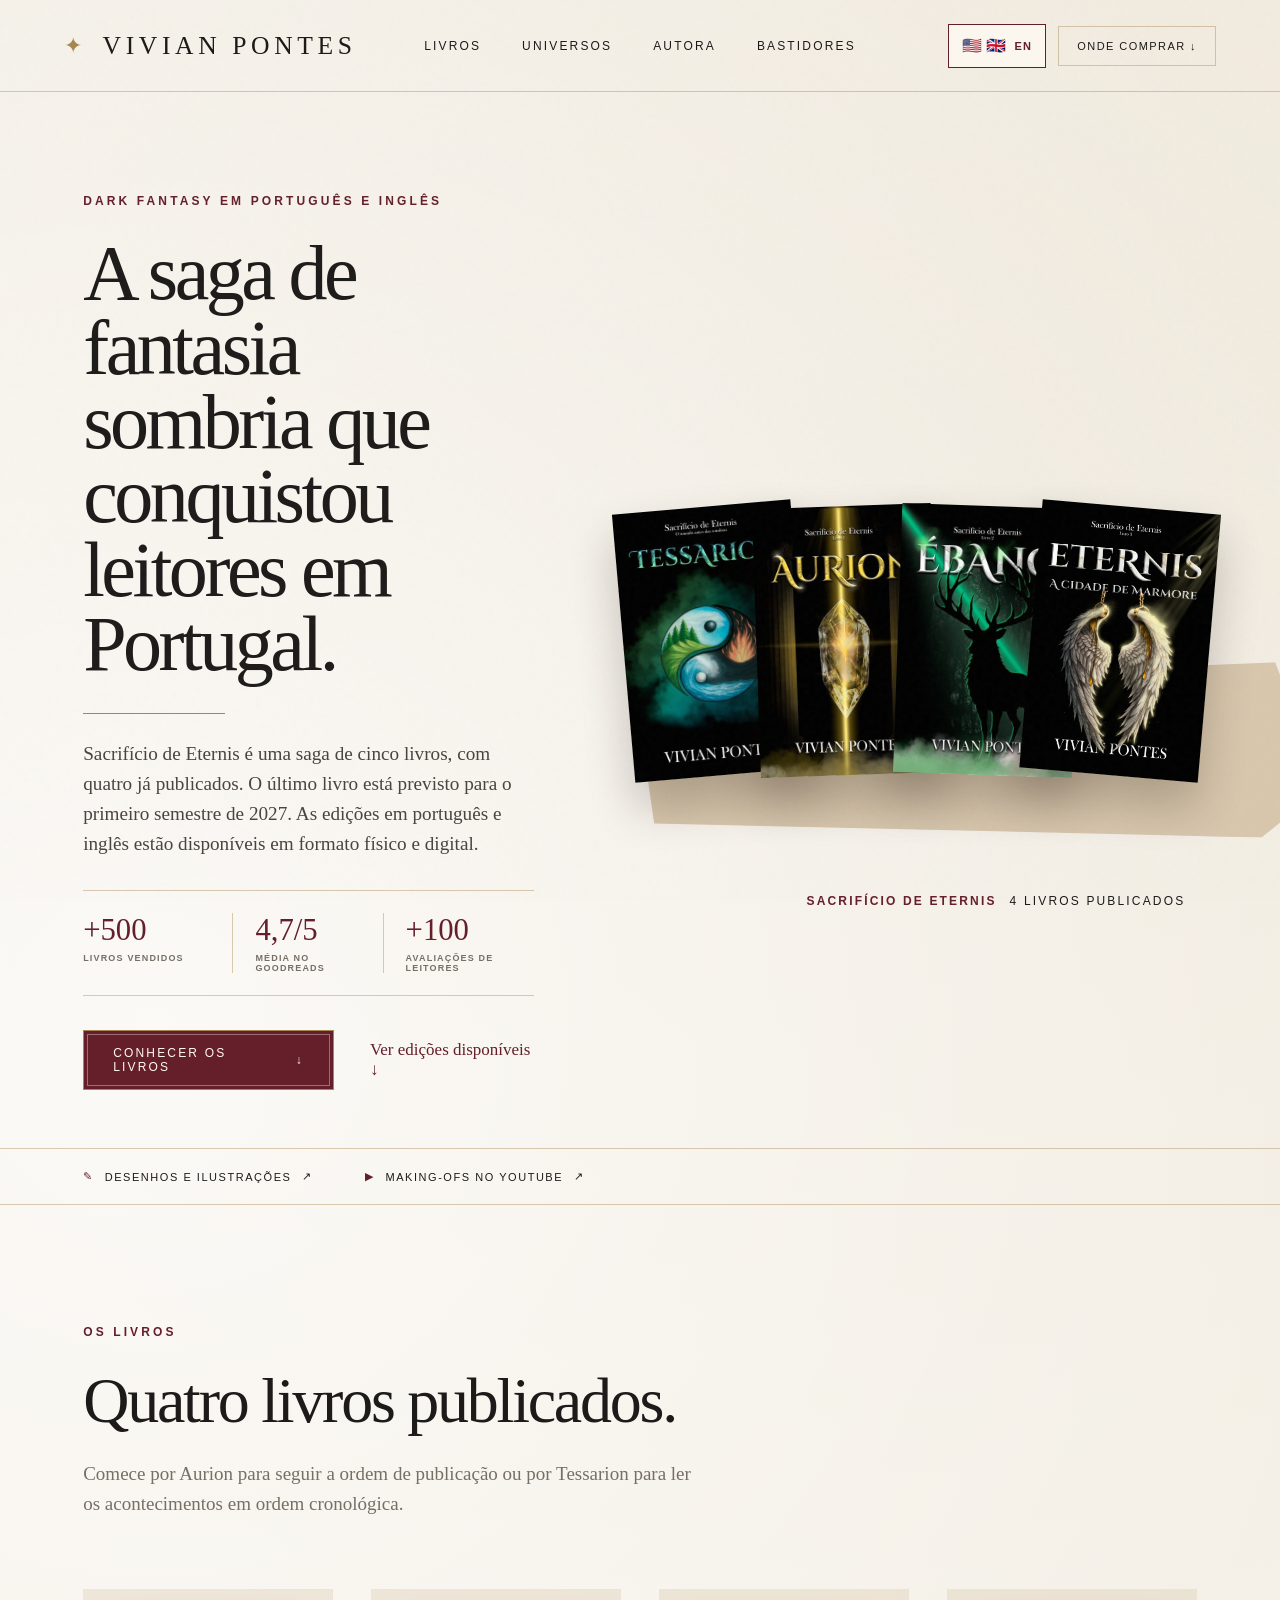
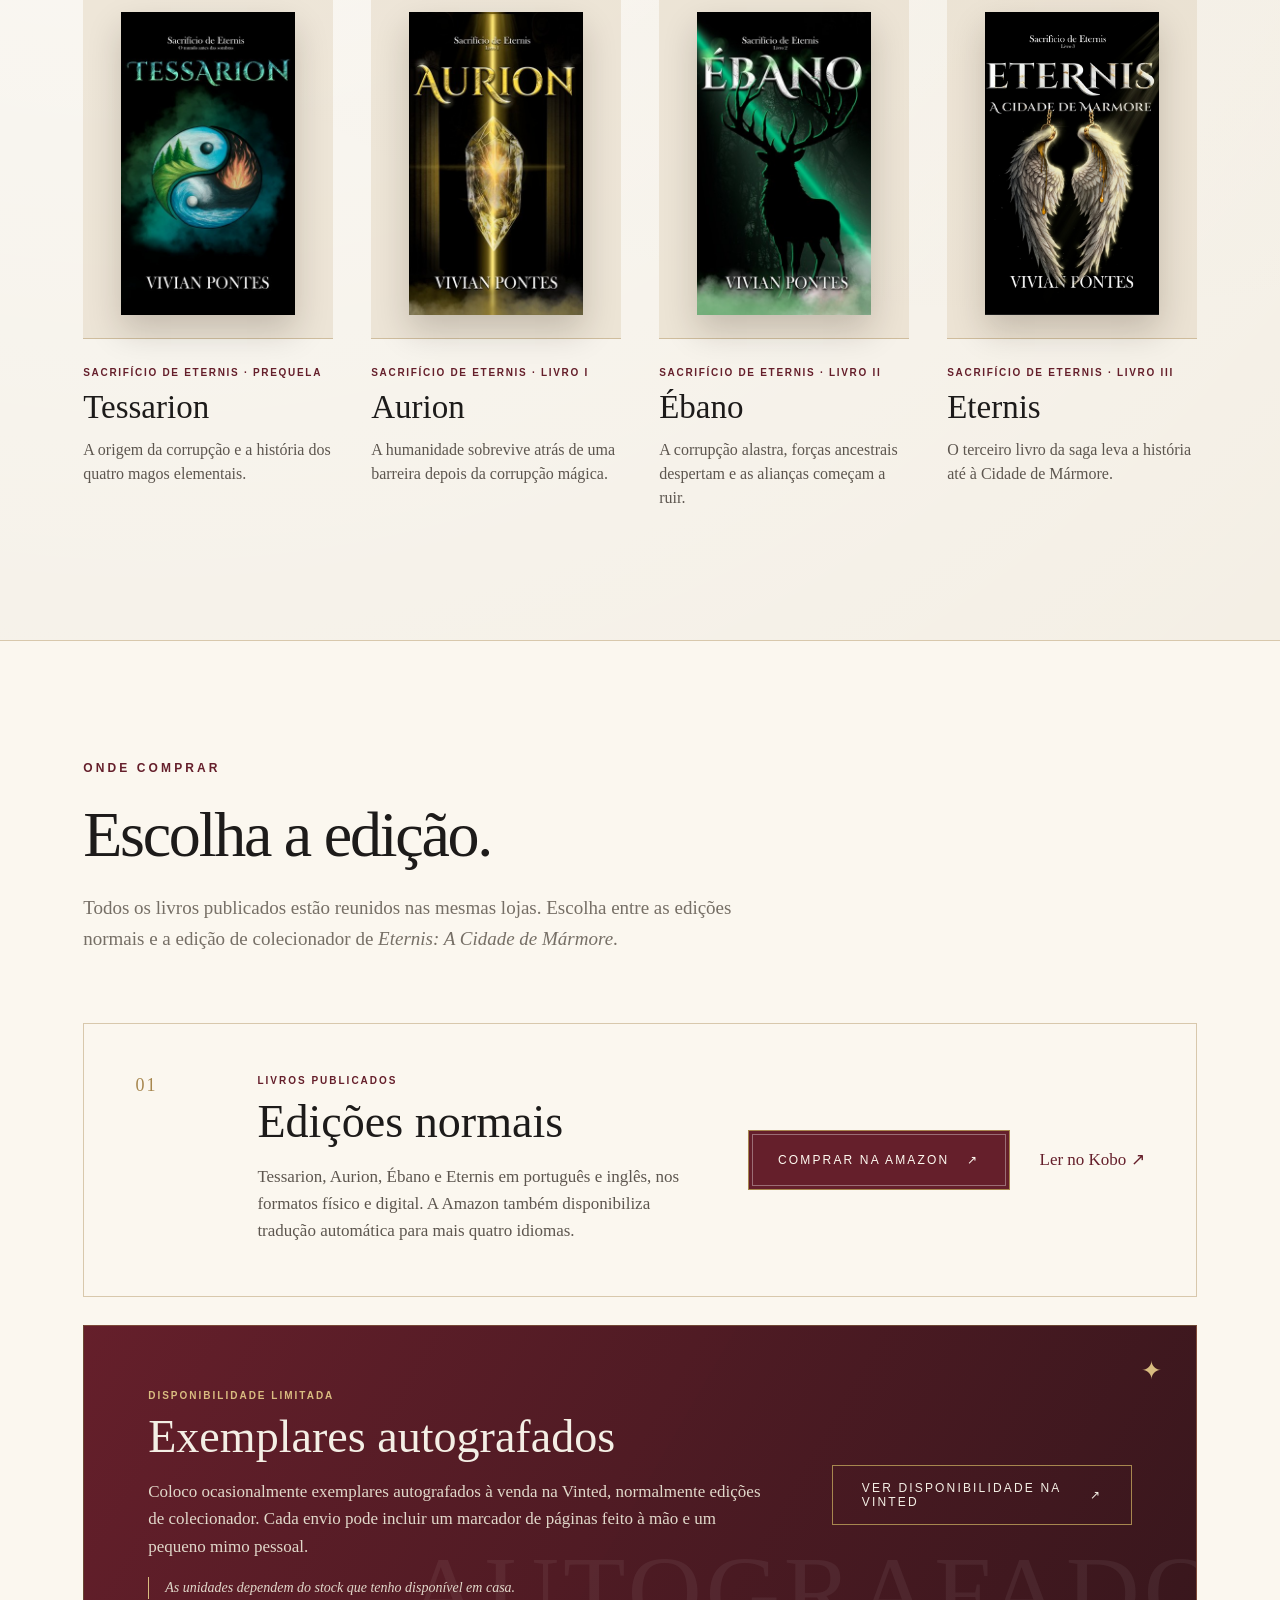
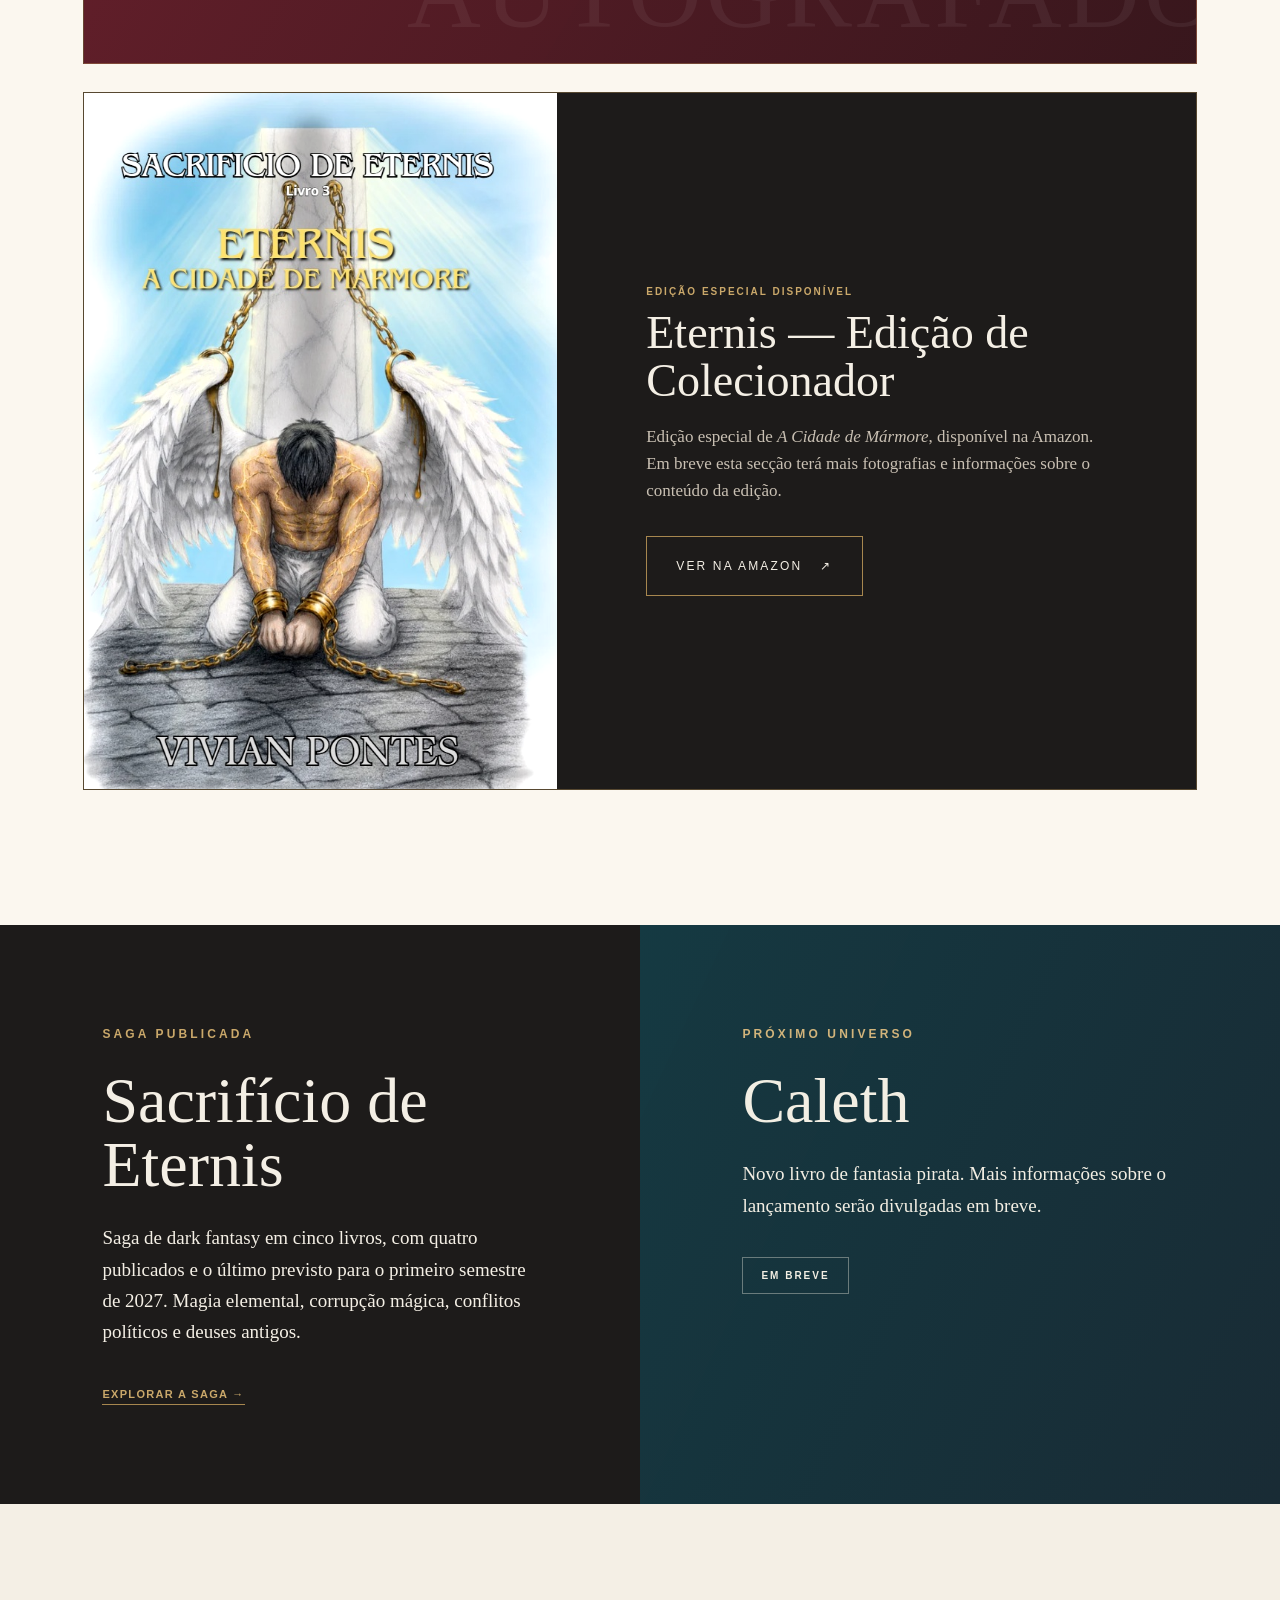
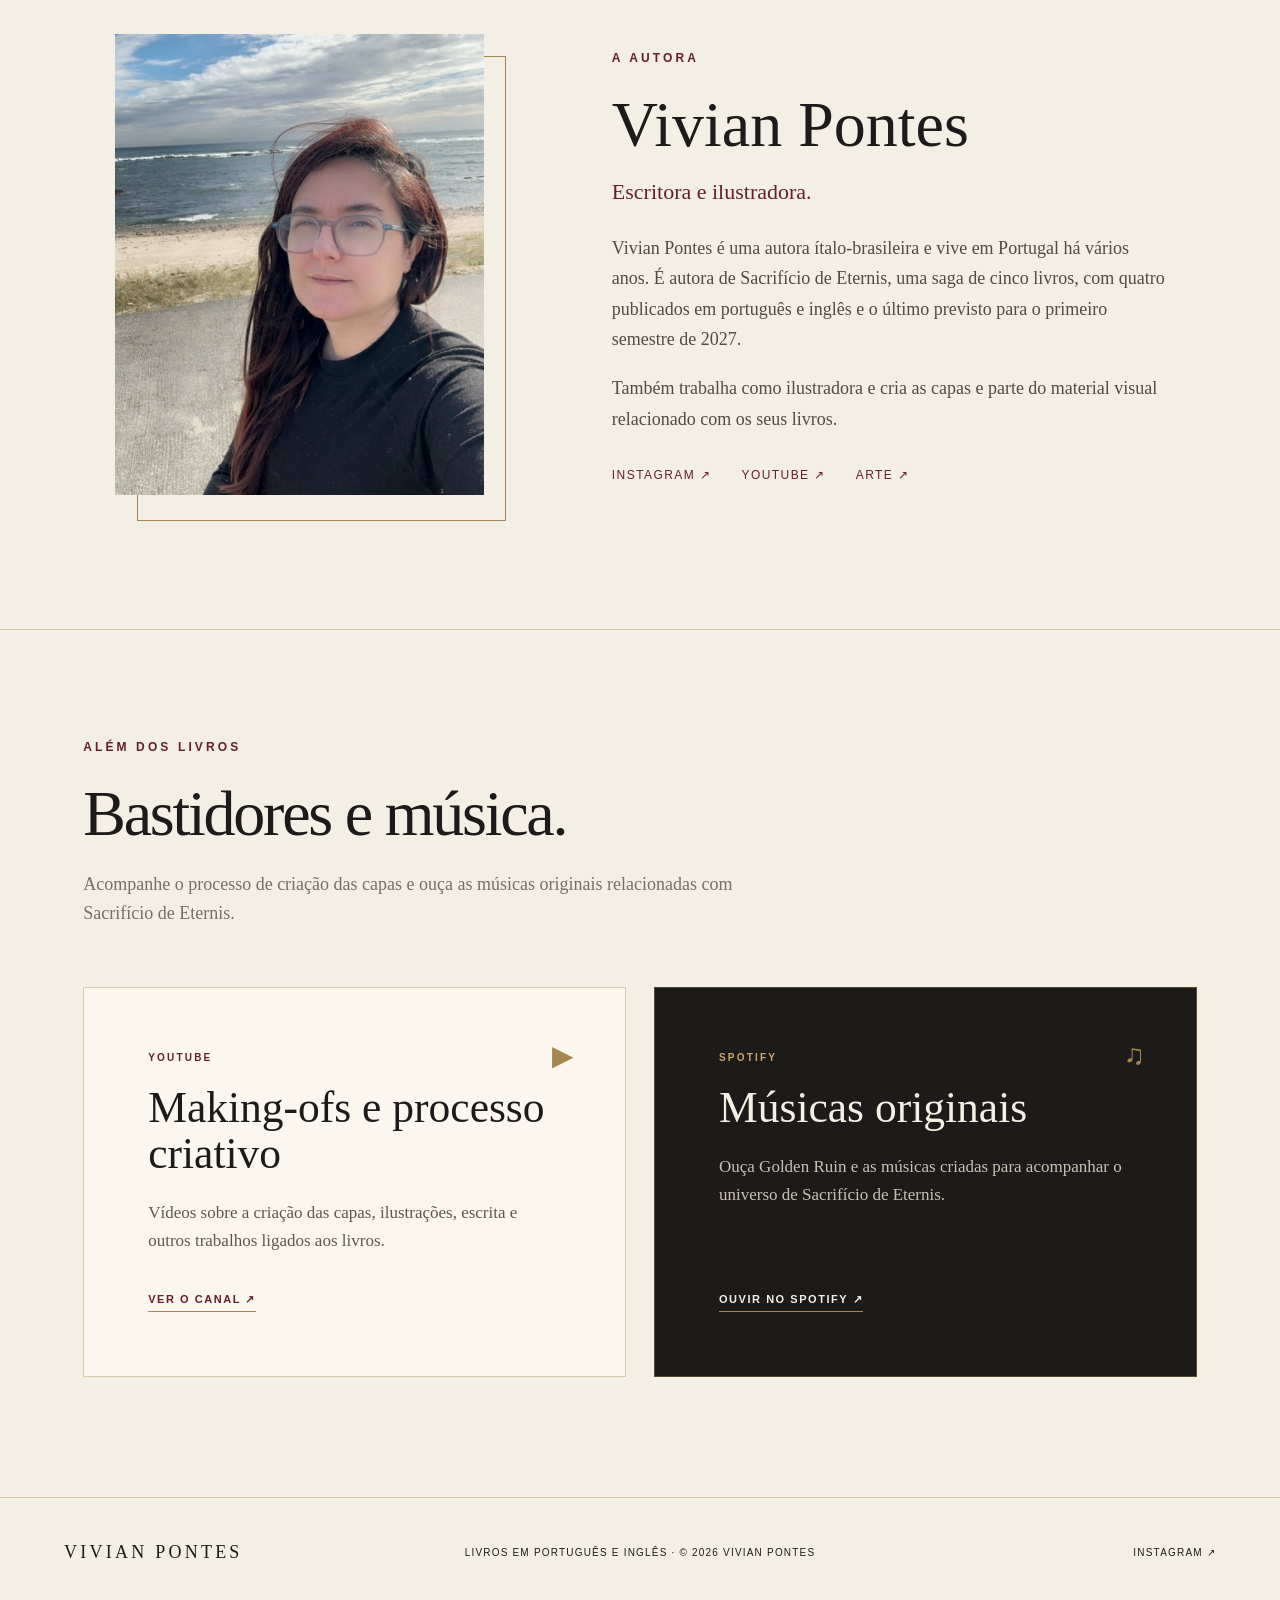
<file: index.html>
<!doctype html>
<html lang="pt">
  <head>
    <meta charset="utf-8">
    <meta name="viewport" content="width=device-width, initial-scale=1">
    <meta name="theme-color" content="#f4efe5">
    <meta name="description" content="Site oficial de Vivian Pontes, autora da saga Sacrifício de Eternis. Livros em português e inglês.">
    <meta property="og:title" content="Vivian Pontes — Escritora de Fantasia">
    <meta property="og:description" content="Sacrifício de Eternis: quatro livros publicados em português e inglês.">
    <meta property="og:type" content="website">
    <meta property="og:url" content="https://vivianpontes.eu/">
    <link rel="alternate" hreflang="pt" href="https://vivianpontes.eu/">
    <link rel="alternate" hreflang="en" href="https://vivianpontes.eu/en/">
    <link rel="alternate" hreflang="x-default" href="https://vivianpontes.eu/">
    <title>Vivian Pontes — Escritora de Fantasia</title>
    <link rel="stylesheet" href="style.css">
  </head>
  <body><link rel="preload" as="image" href="assets/tessarion-cover-pt.jpg"/><link rel="preload" as="image" href="assets/aurion-cover-pt.jpg"/><link rel="preload" as="image" href="assets/ebano-cover-pt.jpg"/><link rel="preload" as="image" href="assets/eternis-cidade-marmore-pt.jpg"/><link rel="preload" as="image" href="assets/Eternis_colecionador.jpg"/><link rel="preload" as="image" href="assets/foto-vivian.jpg"/><main><header class="site-header"><a class="brand" href="#inicio" aria-label="Vivian Pontes — início"><span class="brand-mark" aria-hidden="true">✦</span><span>Vivian Pontes</span></a><nav aria-label="Navegação principal"><a href="#livros">Livros</a><a href="#universos">Universos</a><a href="#autora">Autora</a><a href="#bastidores">Bastidores</a></nav><div class="header-actions"><a class="language-switch" href="en/index.html" lang="en" hreflang="en" aria-label="View this site in English"><span class="flags" aria-hidden="true">🇺🇸 🇬🇧</span><span>EN</span></a><a class="header-cta" href="#comprar">Onde comprar <span aria-hidden="true">↓</span></a></div></header><section class="hero" id="inicio"><div class="hero-copy"><p class="eyebrow">Dark fantasy em português e inglês</p><h1>A saga de fantasia sombria que conquistou leitores em Portugal.</h1><p class="hero-text">Sacrifício de Eternis é uma saga de cinco livros, com quatro já publicados. O último livro está previsto para o primeiro semestre de 2027. As edições em português e inglês estão disponíveis em formato físico e digital.</p><div class="hero-stats" aria-label="Resultados da saga Sacrifício de Eternis"><div><strong>+500</strong><span>livros vendidos</span></div><div><strong>4,7/5</strong><span>média no Goodreads</span></div><div><strong>+100</strong><span>avaliações de leitores</span></div></div><div class="hero-actions"><a class="button button-primary" href="#livros">Conhecer os livros <span aria-hidden="true">↓</span></a><a class="text-link" href="#comprar">Ver edições disponíveis <span aria-hidden="true">↓</span></a></div></div><div class="hero-books" aria-label="Os quatro livros publicados da saga Sacrifício de Eternis"><img class="hero-cover cover-1" src="assets/tessarion-cover-pt.jpg" alt="Capa de Tessarion"/><img class="hero-cover cover-2" src="assets/aurion-cover-pt.jpg" alt="Capa de Aurion"/><img class="hero-cover cover-3" src="assets/ebano-cover-pt.jpg" alt="Capa de Ébano"/><img class="hero-cover cover-4" src="assets/eternis-cidade-marmore-pt.jpg" alt="Capa de Eternis"/><p><strong>Sacrifício de Eternis</strong><span>4 livros publicados</span></p></div></section><section class="quiet-links" id="bastidores" aria-label="Outros trabalhos"><a href="https://www.artmajeur.com/vivian-pontes" target="_blank" rel="noreferrer"><span aria-hidden="true">✎</span> Desenhos e ilustrações <span aria-hidden="true">↗</span></a><a href="https://www.youtube.com/@MinaNerd" target="_blank" rel="noreferrer"><span aria-hidden="true">▶</span> Making-ofs no YouTube <span aria-hidden="true">↗</span></a></section><section class="books-section" id="livros"><div class="section-heading"><p class="eyebrow">Os livros</p><h2>Quatro livros publicados.</h2><p>Comece por Aurion para seguir a ordem de publicação ou por Tessarion para ler os acontecimentos em ordem cronológica.</p></div><div class="book-grid"><article class="book-card"><div class="book-image-wrap"><img src="assets/tessarion-cover-pt.jpg" alt="Capa de Tessarion, de Vivian Pontes"/></div><p class="book-meta">Sacrifício de Eternis · Prequela</p><h3>Tessarion</h3><p>A origem da corrupção e a história dos quatro magos elementais.</p></article><article class="book-card"><div class="book-image-wrap"><img src="assets/aurion-cover-pt.jpg" alt="Capa de Aurion, de Vivian Pontes"/></div><p class="book-meta">Sacrifício de Eternis · Livro I</p><h3>Aurion</h3><p>A humanidade sobrevive atrás de uma barreira depois da corrupção mágica.</p></article><article class="book-card"><div class="book-image-wrap"><img src="assets/ebano-cover-pt.jpg" alt="Capa de Ébano, de Vivian Pontes"/></div><p class="book-meta">Sacrifício de Eternis · Livro II</p><h3>Ébano</h3><p>A corrupção alastra, forças ancestrais despertam e as alianças começam a ruir.</p></article><article class="book-card"><div class="book-image-wrap"><img src="assets/eternis-cidade-marmore-pt.jpg" alt="Capa de Eternis, de Vivian Pontes"/></div><p class="book-meta">Sacrifício de Eternis · Livro III</p><h3>Eternis</h3><p>O terceiro livro da saga leva a história até à Cidade de Mármore.</p></article></div></section><section class="purchase-section" id="comprar"><div class="purchase-heading"><p class="eyebrow">Onde comprar</p><h2>Escolha a edição.</h2><p>Todos os livros publicados estão reunidos nas mesmas lojas. Escolha entre as edições normais e a edição de colecionador de<em> Eternis: A Cidade de Mármore</em>.</p></div><div class="edition-list"><article class="edition-card standard-edition"><div class="edition-number" aria-hidden="true">01</div><div class="edition-copy"><p class="edition-label">Livros publicados</p><h3>Edições normais</h3><p>Tessarion, Aurion, Ébano e Eternis em português e inglês, nos formatos físico e digital. A Amazon também disponibiliza tradução automática para mais quatro idiomas.</p></div><div class="edition-actions"><a class="button button-primary" href="https://www.amazon.es/stores/Vivian-Pontes/author/B0F27DY2GL" target="_blank" rel="noreferrer">Comprar na Amazon <span aria-hidden="true">↗</span></a><a class="text-link" href="https://www.kobo.com/pt/pt/series/sacrificio-de-eternis" target="_blank" rel="noreferrer">Ler no Kobo <span aria-hidden="true">↗</span></a></div></article><article class="edition-card signed-edition"><div class="signed-badge" aria-hidden="true">✦</div><div class="edition-copy"><p class="edition-label">Disponibilidade limitada</p><h3>Exemplares autografados</h3><p>Coloco ocasionalmente exemplares autografados à venda na Vinted, normalmente edições de colecionador. Cada envio pode incluir um marcador de páginas feito à mão e um pequeno mimo pessoal.</p><p class="availability-note">As unidades dependem do stock que tenho disponível em casa.</p></div><div class="edition-actions"><a class="button signed-button" href="https://www.vinted.pt/member/315846417" target="_blank" rel="noreferrer">Ver disponibilidade na Vinted <span aria-hidden="true">↗</span></a></div></article><article class="edition-card collector-edition"><div class="collector-image"><img src="assets/Eternis_colecionador.jpg" alt="Eternis: A Cidade de Mármore — edição de colecionador"/></div><div class="edition-copy"><p class="edition-label">Edição especial disponível</p><h3>Eternis — Edição de Colecionador</h3><p>Edição especial de <em>A Cidade de Mármore</em>, disponível na Amazon. Em breve esta secção terá mais fotografias e informações sobre o conteúdo da edição.</p><a class="button collector-button" href="https://www.amazon.es/stores/Vivian-Pontes/author/B0F27DY2GL" target="_blank" rel="noreferrer">Ver na Amazon <span aria-hidden="true">↗</span></a></div></article></div></section><section class="worlds" id="universos"><div class="world eternis-world"><p class="eyebrow">Saga publicada</p><h2>Sacrifício de Eternis</h2><p>Saga de dark fantasy em cinco livros, com quatro publicados e o último previsto para o primeiro semestre de 2027. Magia elemental, corrupção mágica, conflitos políticos e deuses antigos.</p><a href="#livros">Explorar a saga →</a></div><div class="world caleth-world"><p class="eyebrow">Próximo universo</p><h2>Caleth</h2><p>Novo livro de fantasia pirata. Mais informações sobre o lançamento serão divulgadas em breve.</p><span class="coming-soon">Em breve</span></div></section><section class="author-section" id="autora"><div class="author-photo"><img src="assets/foto-vivian.jpg" alt="Vivian Pontes, escritora e ilustradora"/></div><div class="author-copy"><p class="eyebrow">A autora</p><h2>Vivian Pontes</h2><p class="author-lead">Escritora e ilustradora.</p><p>Vivian Pontes é uma autora ítalo-brasileira e vive em Portugal há vários anos. É autora de Sacrifício de Eternis, uma saga de cinco livros, com quatro publicados em português e inglês e o último previsto para o primeiro semestre de 2027.</p><p>Também trabalha como ilustradora e cria as capas e parte do material visual relacionado com os seus livros.</p><div class="social-links"><a href="https://www.instagram.com/vivianmpontes" target="_blank" rel="noreferrer">Instagram ↗</a><a href="https://www.youtube.com/@MinaNerd" target="_blank" rel="noreferrer">YouTube ↗</a><a href="https://www.artmajeur.com/vivian-pontes" target="_blank" rel="noreferrer">Arte ↗</a></div></div></section><section class="media-section"><div class="media-heading"><p class="eyebrow">Além dos livros</p><h2>Bastidores e música.</h2><p>Acompanhe o processo de criação das capas e ouça as músicas originais relacionadas com Sacrifício de Eternis.</p></div><div class="media-grid"><article class="media-card youtube-card"><div class="media-icon" aria-hidden="true">▶</div><p class="media-label">YouTube</p><h3>Making-ofs e processo criativo</h3><p>Vídeos sobre a criação das capas, ilustrações, escrita e outros trabalhos ligados aos livros.</p><a class="media-link" href="https://www.youtube.com/@MinaNerd" target="_blank" rel="noreferrer">Ver o canal <span aria-hidden="true">↗</span></a></article><article class="media-card spotify-card"><div class="media-icon" aria-hidden="true">♫</div><p class="media-label">Spotify</p><h3>Músicas originais</h3><p>Ouça Golden Ruin e as músicas criadas para acompanhar o universo de Sacrifício de Eternis.</p><a class="media-link" href="https://open.spotify.com/artist/1F96AJcofT63MssTz9Qs9Q" target="_blank" rel="noreferrer">Ouvir no Spotify <span aria-hidden="true">↗</span></a></article></div></section><footer><a class="brand footer-brand" href="#inicio">Vivian Pontes</a><p>Livros em português e inglês · © 2026 Vivian Pontes</p><a href="https://www.instagram.com/vivianmpontes" target="_blank" rel="noreferrer">Instagram ↗</a></footer></main></body>
</html>
</file>
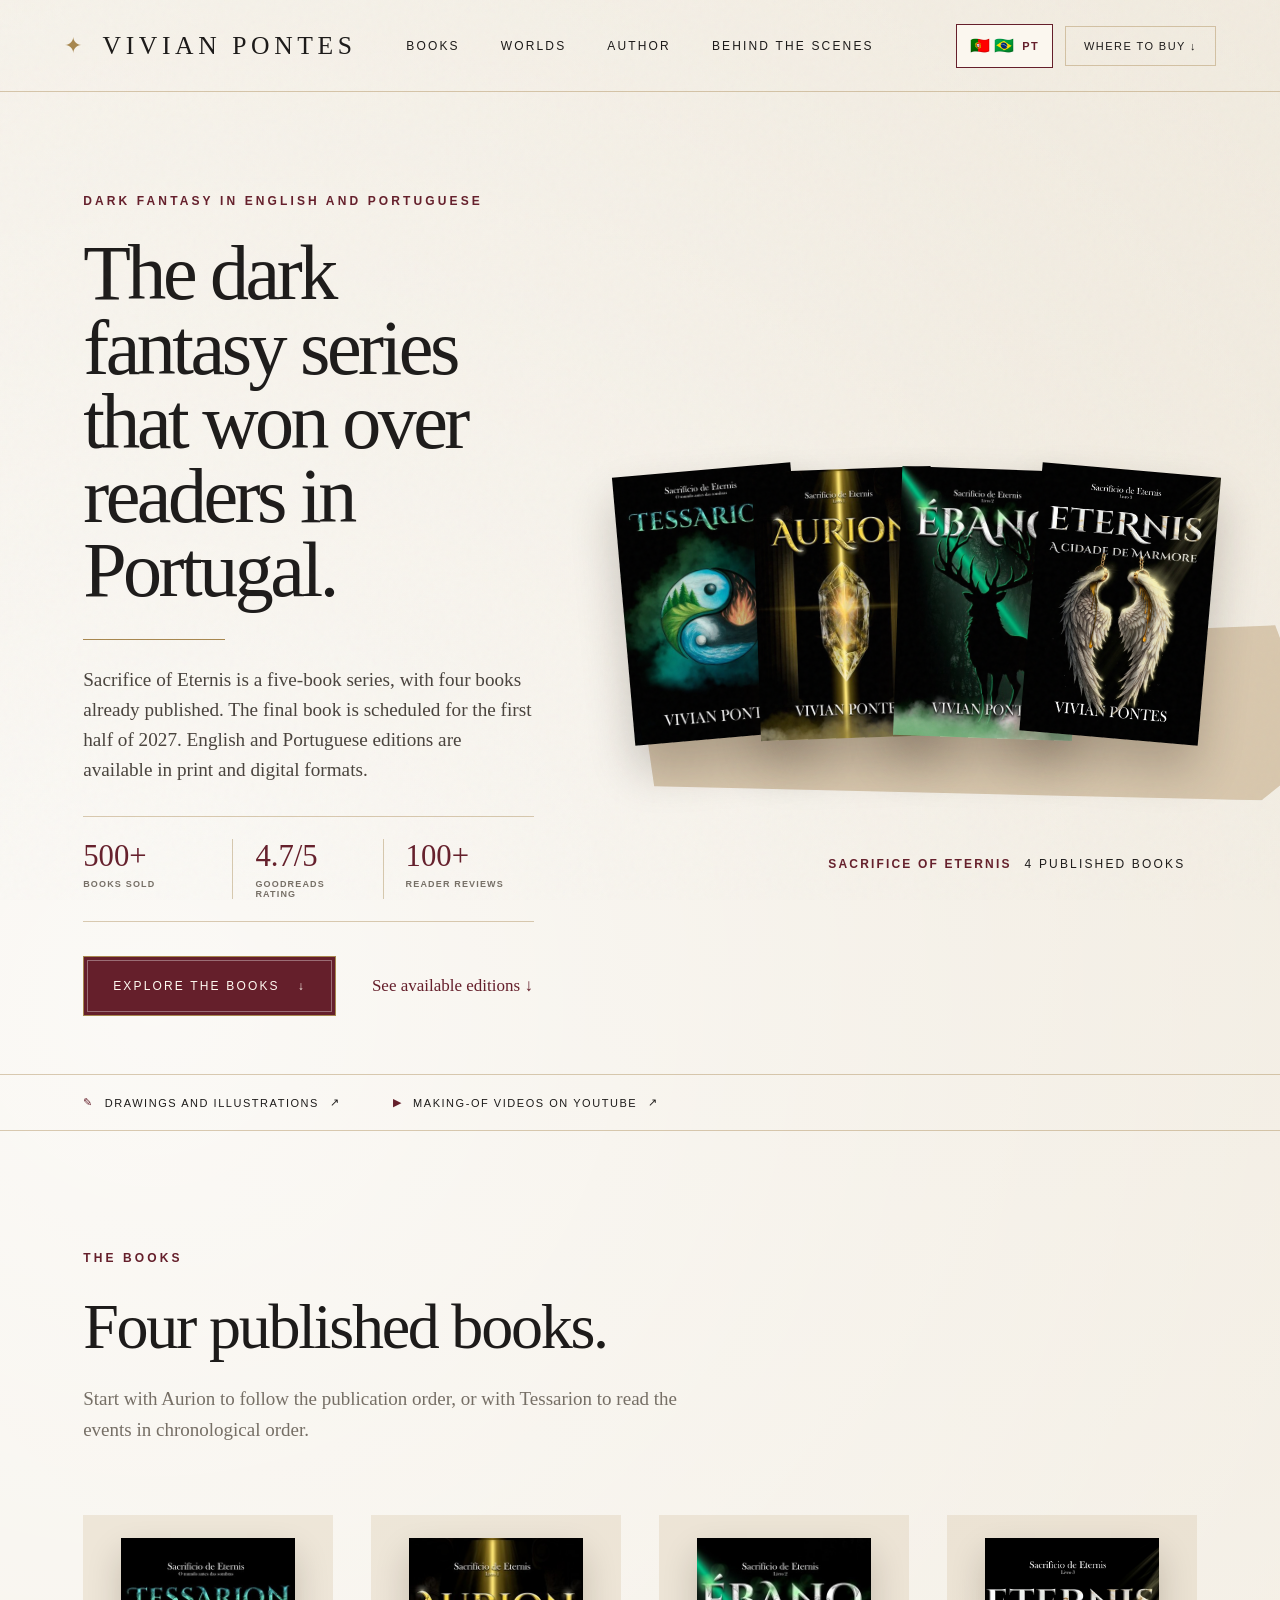
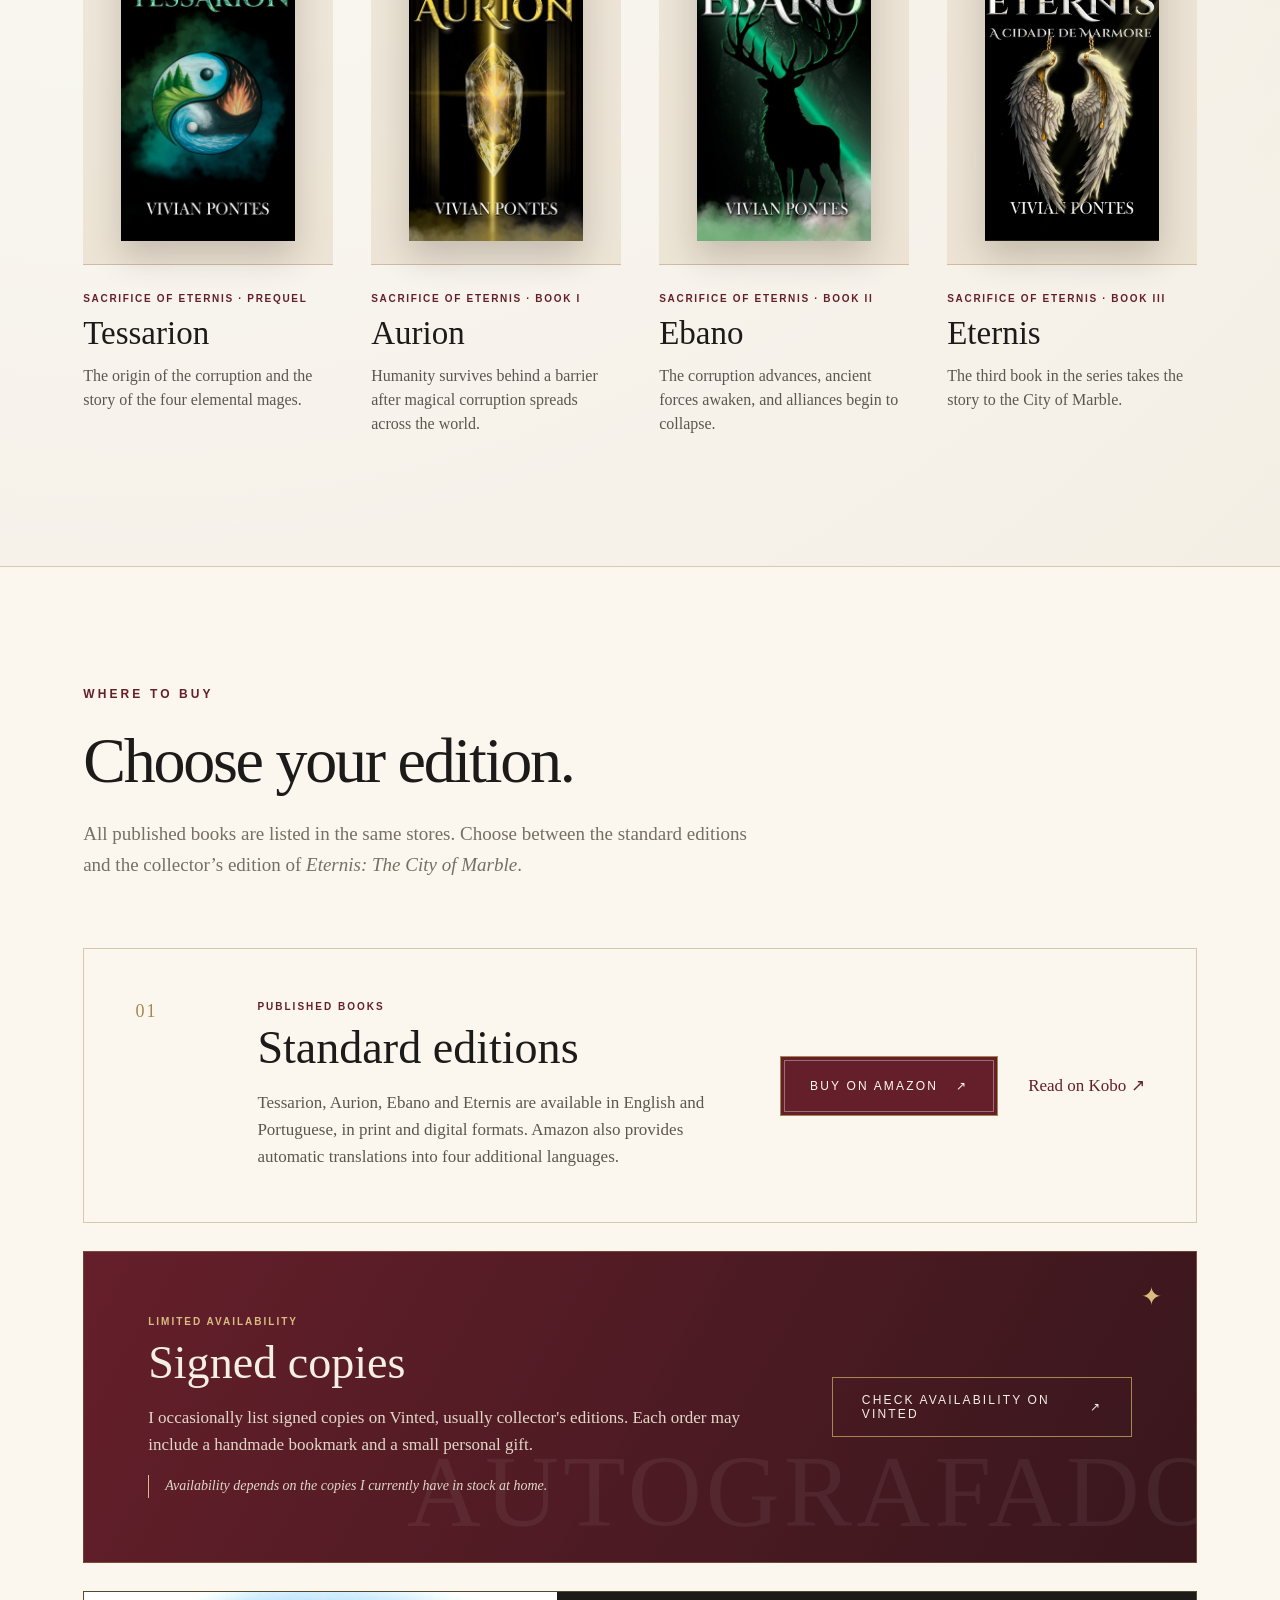
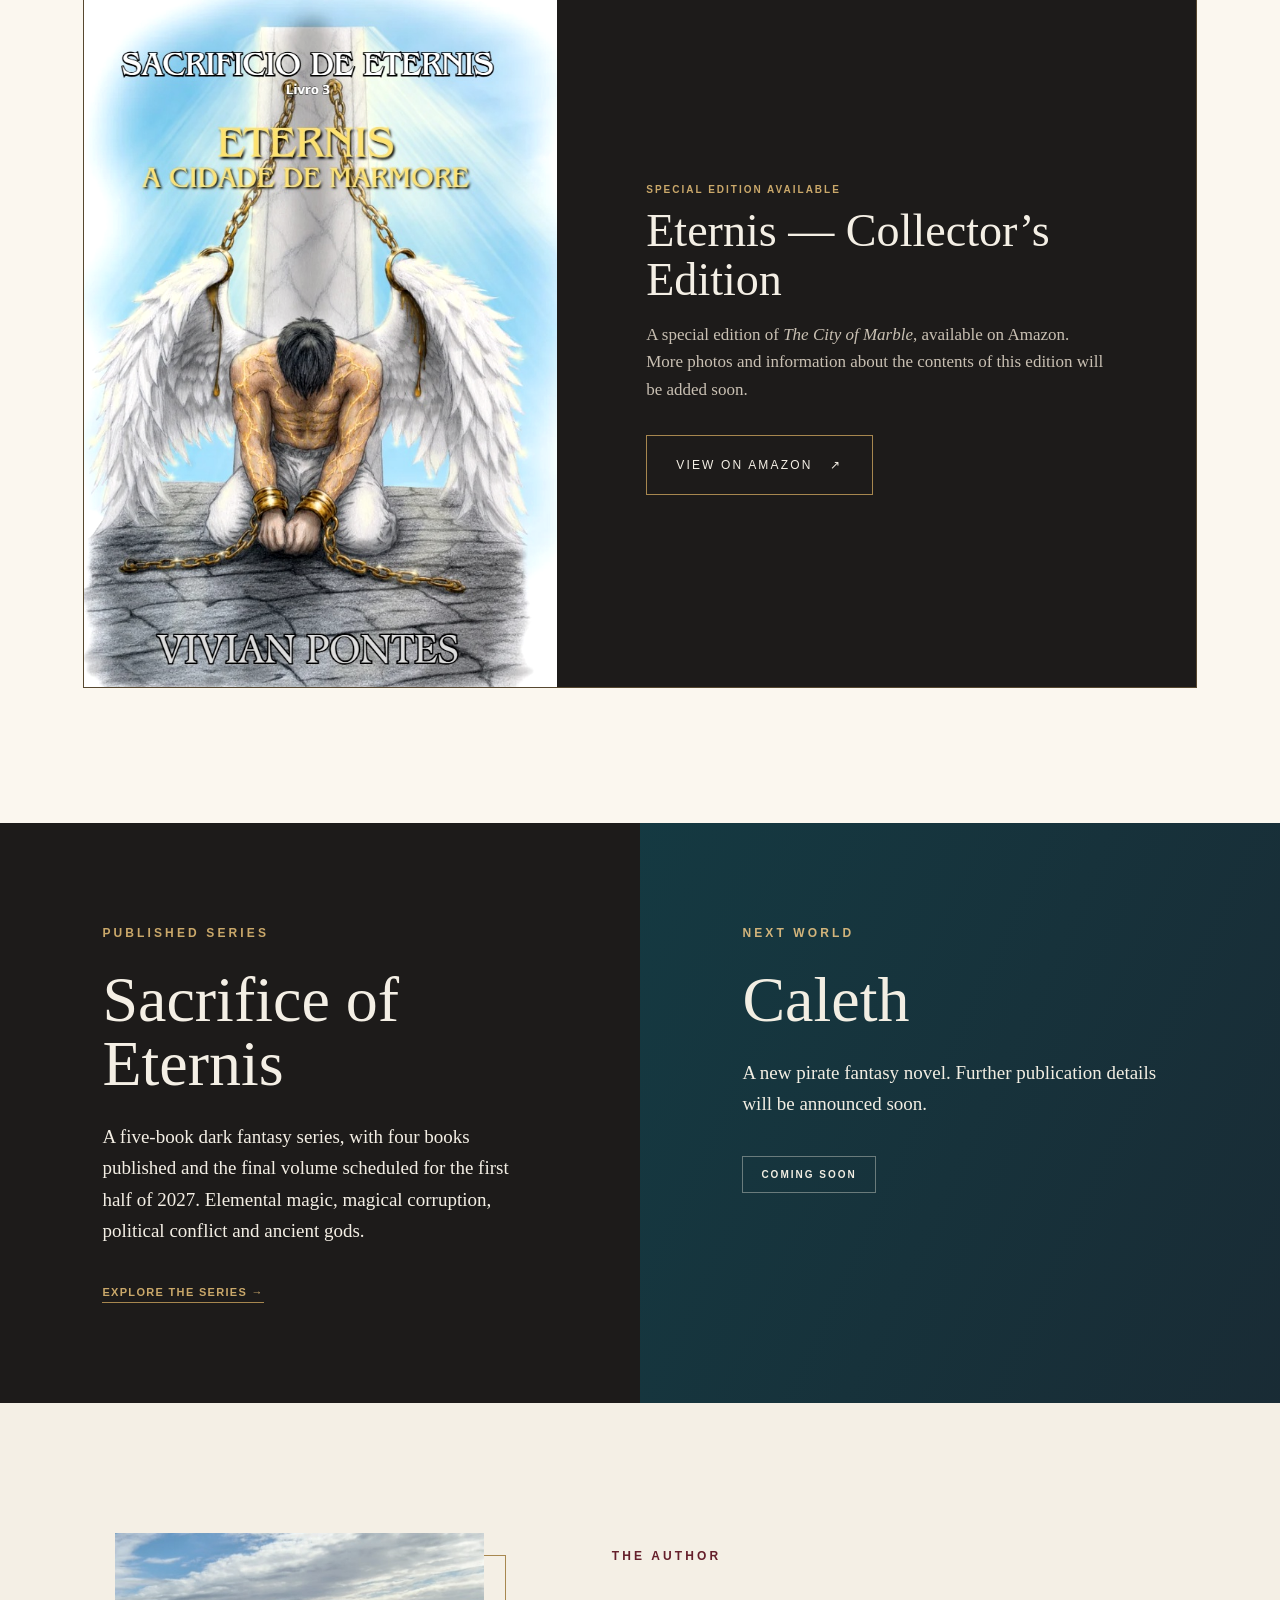
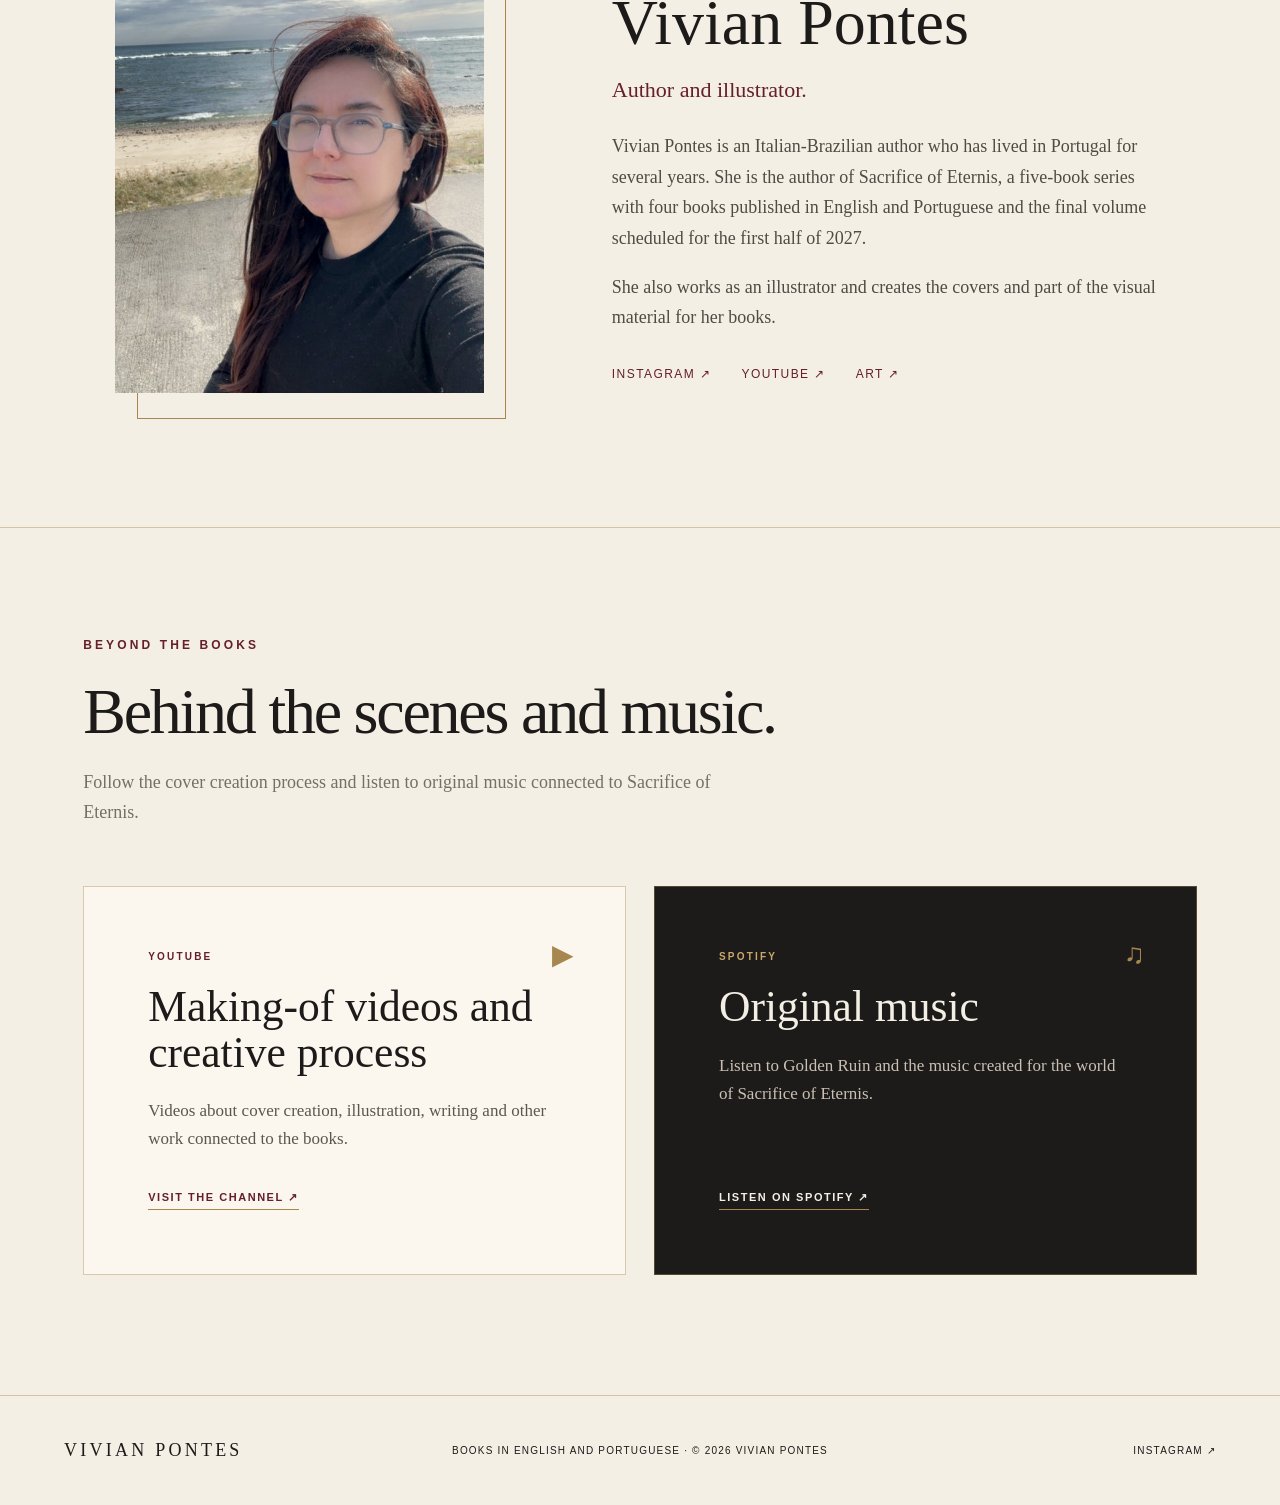
<file: en/index.html>
<!doctype html>
<html lang="en">
  <head>
    <meta charset="utf-8">
    <meta name="viewport" content="width=device-width, initial-scale=1">
    <meta name="theme-color" content="#f4efe5">
    <meta name="description" content="Official website of Vivian Pontes, author of the Sacrifice of Eternis dark fantasy series. Books available in English and Portuguese.">
    <meta property="og:title" content="Vivian Pontes — Fantasy Author">
    <meta property="og:description" content="Sacrifice of Eternis: four books published in English and Portuguese.">
    <meta property="og:type" content="website">
    <meta property="og:url" content="https://vivianpontes.eu/en/">
    <link rel="alternate" hreflang="pt" href="https://vivianpontes.eu/">
    <link rel="alternate" hreflang="en" href="https://vivianpontes.eu/en/">
    <link rel="alternate" hreflang="x-default" href="https://vivianpontes.eu/">
    <title>Vivian Pontes — Fantasy Author</title>
    <link rel="stylesheet" href="../style.css">
  </head>
  <body>
    <main>
      <header class="site-header">
        <a class="brand" href="#home" aria-label="Vivian Pontes — home"><span class="brand-mark" aria-hidden="true">✦</span><span>Vivian Pontes</span></a>
        <nav aria-label="Main navigation"><a href="#books">Books</a><a href="#worlds">Worlds</a><a href="#author">Author</a><a href="#behind-the-scenes">Behind the scenes</a></nav>
        <div class="header-actions"><a class="language-switch" href="../index.html" lang="pt" hreflang="pt" aria-label="Ver este site em português"><span class="flags" aria-hidden="true">🇵🇹 🇧🇷</span><span>PT</span></a><a class="header-cta" href="#buy">Where to buy <span aria-hidden="true">↓</span></a></div>
      </header>

      <section class="hero" id="home">
        <div class="hero-copy">
          <p class="eyebrow">Dark fantasy in English and Portuguese</p>
          <h1>The dark fantasy series that won over readers in Portugal.</h1>
          <p class="hero-text">Sacrifice of Eternis is a five-book series, with four books already published. The final book is scheduled for the first half of 2027. English and Portuguese editions are available in print and digital formats.</p>
          <div class="hero-stats" aria-label="Sacrifice of Eternis results"><div><strong>500+</strong><span>books sold</span></div><div><strong>4.7/5</strong><span>Goodreads rating</span></div><div><strong>100+</strong><span>reader reviews</span></div></div>
          <div class="hero-actions"><a class="button button-primary" href="#books">Explore the books <span aria-hidden="true">↓</span></a><a class="text-link" href="#buy">See available editions <span aria-hidden="true">↓</span></a></div>
        </div>
        <div class="hero-books" aria-label="The four published books in the Sacrifice of Eternis series">
          <img class="hero-cover cover-1" src="../assets/tessarion-cover-pt.jpg" alt="Tessarion cover">
          <img class="hero-cover cover-2" src="../assets/aurion-cover-pt.jpg" alt="Aurion cover">
          <img class="hero-cover cover-3" src="../assets/ebano-cover-pt.jpg" alt="Ebano cover">
          <img class="hero-cover cover-4" src="../assets/eternis-cidade-marmore-pt.jpg" alt="Eternis cover">
          <p><strong>Sacrifice of Eternis</strong><span>4 published books</span></p>
        </div>
      </section>

      <section class="quiet-links" id="behind-the-scenes" aria-label="Other work">
        <a href="https://www.artmajeur.com/vivian-pontes" target="_blank" rel="noreferrer"><span aria-hidden="true">✎</span> Drawings and illustrations <span aria-hidden="true">↗</span></a>
        <a href="https://www.youtube.com/@MinaNerd" target="_blank" rel="noreferrer"><span aria-hidden="true">▶</span> Making-of videos on YouTube <span aria-hidden="true">↗</span></a>
      </section>

      <section class="books-section" id="books">
        <div class="section-heading"><p class="eyebrow">The books</p><h2>Four published books.</h2><p>Start with Aurion to follow the publication order, or with Tessarion to read the events in chronological order.</p></div>
        <div class="book-grid">
          <article class="book-card"><div class="book-image-wrap"><img src="../assets/tessarion-cover-pt.jpg" alt="Tessarion, by Vivian Pontes"></div><p class="book-meta">Sacrifice of Eternis · Prequel</p><h3>Tessarion</h3><p>The origin of the corruption and the story of the four elemental mages.</p></article>
          <article class="book-card"><div class="book-image-wrap"><img src="../assets/aurion-cover-pt.jpg" alt="Aurion, by Vivian Pontes"></div><p class="book-meta">Sacrifice of Eternis · Book I</p><h3>Aurion</h3><p>Humanity survives behind a barrier after magical corruption spreads across the world.</p></article>
          <article class="book-card"><div class="book-image-wrap"><img src="../assets/ebano-cover-pt.jpg" alt="Ebano, by Vivian Pontes"></div><p class="book-meta">Sacrifice of Eternis · Book II</p><h3>Ebano</h3><p>The corruption advances, ancient forces awaken, and alliances begin to collapse.</p></article>
          <article class="book-card"><div class="book-image-wrap"><img src="../assets/eternis-cidade-marmore-pt.jpg" alt="Eternis, by Vivian Pontes"></div><p class="book-meta">Sacrifice of Eternis · Book III</p><h3>Eternis</h3><p>The third book in the series takes the story to the City of Marble.</p></article>
        </div>
      </section>

      <section class="purchase-section" id="buy">
        <div class="purchase-heading"><p class="eyebrow">Where to buy</p><h2>Choose your edition.</h2><p>All published books are listed in the same stores. Choose between the standard editions and the collector’s edition of <em>Eternis: The City of Marble</em>.</p></div>
        <div class="edition-list">
          <article class="edition-card standard-edition"><div class="edition-number" aria-hidden="true">01</div><div class="edition-copy"><p class="edition-label">Published books</p><h3>Standard editions</h3><p>Tessarion, Aurion, Ebano and Eternis are available in English and Portuguese, in print and digital formats. Amazon also provides automatic translations into four additional languages.</p></div><div class="edition-actions"><a class="button button-primary" href="https://www.amazon.es/stores/Vivian-Pontes/author/B0F27DY2GL" target="_blank" rel="noreferrer">Buy on Amazon <span aria-hidden="true">↗</span></a><a class="text-link" href="https://www.kobo.com/pt/pt/series/sacrificio-de-eternis" target="_blank" rel="noreferrer">Read on Kobo <span aria-hidden="true">↗</span></a></div></article>
          <article class="edition-card signed-edition"><div class="signed-badge" aria-hidden="true">✦</div><div class="edition-copy"><p class="edition-label">Limited availability</p><h3>Signed copies</h3><p>I occasionally list signed copies on Vinted, usually collector&apos;s editions. Each order may include a handmade bookmark and a small personal gift.</p><p class="availability-note">Availability depends on the copies I currently have in stock at home.</p></div><div class="edition-actions"><a class="button signed-button" href="https://www.vinted.pt/member/315846417" target="_blank" rel="noreferrer">Check availability on Vinted <span aria-hidden="true">↗</span></a></div></article><article class="edition-card collector-edition"><div class="collector-image"><img src="../assets/Eternis_colecionador.jpg" alt="Eternis: The City of Marble — collector’s edition"></div><div class="edition-copy"><p class="edition-label">Special edition available</p><h3>Eternis — Collector’s Edition</h3><p>A special edition of <em>The City of Marble</em>, available on Amazon. More photos and information about the contents of this edition will be added soon.</p><a class="button collector-button" href="https://www.amazon.es/stores/Vivian-Pontes/author/B0F27DY2GL" target="_blank" rel="noreferrer">View on Amazon <span aria-hidden="true">↗</span></a></div></article>
        </div>
      </section>

      <section class="worlds" id="worlds">
        <div class="world eternis-world"><p class="eyebrow">Published series</p><h2>Sacrifice of Eternis</h2><p>A five-book dark fantasy series, with four books published and the final volume scheduled for the first half of 2027. Elemental magic, magical corruption, political conflict and ancient gods.</p><a href="#books">Explore the series →</a></div>
        <div class="world caleth-world"><p class="eyebrow">Next world</p><h2>Caleth</h2><p>A new pirate fantasy novel. Further publication details will be announced soon.</p><span class="coming-soon">Coming soon</span></div>
      </section>

      <section class="author-section" id="author">
        <div class="author-photo"><img src="../assets/foto-vivian.jpg" alt="Vivian Pontes, author and illustrator"></div>
        <div class="author-copy"><p class="eyebrow">The author</p><h2>Vivian Pontes</h2><p class="author-lead">Author and illustrator.</p><p>Vivian Pontes is an Italian-Brazilian author who has lived in Portugal for several years. She is the author of Sacrifice of Eternis, a five-book series with four books published in English and Portuguese and the final volume scheduled for the first half of 2027.</p><p>She also works as an illustrator and creates the covers and part of the visual material for her books.</p><div class="social-links"><a href="https://www.instagram.com/vivianmpontes" target="_blank" rel="noreferrer">Instagram ↗</a><a href="https://www.youtube.com/@MinaNerd" target="_blank" rel="noreferrer">YouTube ↗</a><a href="https://www.artmajeur.com/vivian-pontes" target="_blank" rel="noreferrer">Art ↗</a></div></div>
      </section>

      <section class="media-section">
        <div class="media-heading"><p class="eyebrow">Beyond the books</p><h2>Behind the scenes and music.</h2><p>Follow the cover creation process and listen to original music connected to Sacrifice of Eternis.</p></div>
        <div class="media-grid">
          <article class="media-card youtube-card"><div class="media-icon" aria-hidden="true">▶</div><p class="media-label">YouTube</p><h3>Making-of videos and creative process</h3><p>Videos about cover creation, illustration, writing and other work connected to the books.</p><a class="media-link" href="https://www.youtube.com/@MinaNerd" target="_blank" rel="noreferrer">Visit the channel <span aria-hidden="true">↗</span></a></article>
          <article class="media-card spotify-card"><div class="media-icon" aria-hidden="true">♫</div><p class="media-label">Spotify</p><h3>Original music</h3><p>Listen to Golden Ruin and the music created for the world of Sacrifice of Eternis.</p><a class="media-link" href="https://open.spotify.com/artist/1F96AJcofT63MssTz9Qs9Q" target="_blank" rel="noreferrer">Listen on Spotify <span aria-hidden="true">↗</span></a></article>
        </div>
      </section>
      <footer><a class="brand footer-brand" href="#home">Vivian Pontes</a><p>Books in English and Portuguese · © 2026 Vivian Pontes</p><a href="https://www.instagram.com/vivianmpontes" target="_blank" rel="noreferrer">Instagram ↗</a></footer>
    </main>
  </body>
</html>
</file>
<file: style.css>
:root {
  --paper: #f4efe5;
  --paper-light: #fbf7ef;
  --ink: #1d1b1a;
  --wine: #651f2b;
  --wine-dark: #4f1620;
  --gold: #a7874f;
  --warm-gray: #766f66;
  --line: rgba(167, 135, 79, 0.42);
}

* {
  box-sizing: border-box;
}

html {
  scroll-behavior: smooth;
}

body {
  margin: 0;
  background:
    radial-gradient(circle at 12% 16%, rgba(255,255,255,.7), transparent 30%),
    radial-gradient(circle at 80% 8%, rgba(167,135,79,.08), transparent 24%),
    var(--paper);
  color: var(--ink);
  font-family: Arial, Helvetica, sans-serif;
}

body::before {
  content: "";
  position: fixed;
  inset: 0;
  pointer-events: none;
  opacity: .24;
  background-image: url("data:image/svg+xml,%3Csvg viewBox='0 0 180 180' xmlns='http://www.w3.org/2000/svg'%3E%3Cfilter id='n'%3E%3CfeTurbulence type='fractalNoise' baseFrequency='.95' numOctaves='3' stitchTiles='stitch'/%3E%3C/filter%3E%3Crect width='100%25' height='100%25' filter='url(%23n)' opacity='.11'/%3E%3C/svg%3E");
  z-index: 10;
}

a {
  color: inherit;
  text-decoration: none;
}

.site-header {
  position: relative;
  z-index: 20;
  min-height: 92px;
  padding: 0 clamp(24px, 5vw, 76px);
  display: grid;
  grid-template-columns: 1fr auto 1fr;
  align-items: center;
  border-bottom: 1px solid var(--line);
}

.brand {
  display: inline-flex;
  align-items: center;
  gap: 16px;
  width: max-content;
  font-family: Georgia, "Times New Roman", serif;
  font-size: clamp(20px, 2vw, 29px);
  letter-spacing: .18em;
  text-transform: uppercase;
}

.brand-mark {
  color: var(--gold);
  font-size: 22px;
}

nav {
  display: flex;
  gap: clamp(22px, 3.2vw, 52px);
  font-size: 12px;
  letter-spacing: .18em;
  text-transform: uppercase;
}

nav a,
.text-link,
.quiet-links a,
.social-links a,
footer > a:last-child {
  position: relative;
}

nav a::after,
.text-link::after,
.quiet-links a::after,
.social-links a::after,
footer > a:last-child::after {
  content: "";
  position: absolute;
  left: 0;
  right: 100%;
  bottom: -7px;
  height: 1px;
  background: var(--gold);
  transition: right .2s ease;
}

nav a:hover::after,
.text-link:hover::after,
.quiet-links a:hover::after,
.social-links a:hover::after,
footer > a:last-child:hover::after {
  right: 0;
}

.header-cta {
  justify-self: end;
  padding: 13px 18px;
  border: 1px solid var(--line);
  font-size: 11px;
  letter-spacing: .13em;
  text-transform: uppercase;
  transition: background .2s, color .2s;
}

.header-cta:hover {
  background: var(--ink);
  color: var(--paper-light);
}

.header-actions {
  justify-self: end;
  display: flex;
  align-items: center;
  gap: 12px;
}

.language-switch {
  min-height: 44px;
  padding: 8px 13px;
  display: inline-flex;
  align-items: center;
  gap: 8px;
  border: 1px solid var(--wine);
  background: var(--paper-light);
  color: var(--wine);
  font-size: 11px;
  font-weight: 700;
  letter-spacing: .12em;
  text-transform: uppercase;
  transition: background .2s, color .2s, transform .2s;
}

.language-switch:hover {
  background: var(--wine);
  color: #fffaf1;
  transform: translateY(-1px);
}

.flags {
  font-size: 16px;
  letter-spacing: 0;
  white-space: nowrap;
}

.hero {
  min-height: 710px;
  padding: clamp(70px, 8vw, 118px) clamp(24px, 6.5vw, 100px) 58px;
  display: grid;
  grid-template-columns: minmax(360px, .88fr) minmax(540px, 1.12fr);
  gap: clamp(50px, 7vw, 110px);
  align-items: center;
  overflow: hidden;
}

.eyebrow {
  margin: 0 0 28px;
  color: var(--wine);
  font-size: 12px;
  font-weight: 600;
  letter-spacing: .26em;
  text-transform: uppercase;
}

.hero h1,
.section-heading h2,
.purchase-heading h2,
.world h2,
.author-copy h2,
.media-heading h2 {
  font-family: Georgia, "Times New Roman", serif;
  font-weight: 400;
}

.hero h1 {
  max-width: 720px;
  margin: 0;
  font-size: clamp(58px, 6.1vw, 102px);
  line-height: .95;
  letter-spacing: -.045em;
}

.hero h1::after {
  content: "";
  display: block;
  width: 142px;
  height: 1px;
  margin-top: 32px;
  background: var(--gold);
}

.hero-text {
  max-width: 650px;
  margin: 25px 0 0;
  color: #49433d;
  font-family: Georgia, "Times New Roman", serif;
  font-size: clamp(18px, 1.5vw, 24px);
  line-height: 1.55;
}

.hero-stats {
  max-width: 680px;
  margin-top: 32px;
  padding: 22px 0;
  display: grid;
  grid-template-columns: repeat(3, 1fr);
  border-top: 1px solid var(--line);
  border-bottom: 1px solid var(--line);
}

.hero-stats > div {
  padding: 0 22px;
  display: flex;
  flex-direction: column;
  gap: 5px;
  border-right: 1px solid var(--line);
}

.hero-stats > div:first-child {
  padding-left: 0;
}

.hero-stats > div:last-child {
  border-right: 0;
}

.hero-stats strong {
  color: var(--wine);
  font-family: Georgia, "Times New Roman", serif;
  font-size: clamp(26px, 2.4vw, 37px);
  font-weight: 400;
}

.hero-stats span {
  color: var(--warm-gray);
  font-size: 9px;
  font-weight: 600;
  letter-spacing: .13em;
  text-transform: uppercase;
}

.hero-actions {
  margin-top: 34px;
  display: flex;
  align-items: center;
  gap: 36px;
}

.button {
  min-height: 60px;
  padding: 0 29px;
  display: inline-flex;
  align-items: center;
  justify-content: center;
  gap: 18px;
  border: 1px solid var(--gold);
  font-size: 12px;
  letter-spacing: .18em;
  text-transform: uppercase;
  transition: transform .2s, background .2s;
}

.button-primary {
  background: var(--wine);
  color: #fffaf1;
  box-shadow: inset 0 0 0 3px var(--wine), inset 0 0 0 4px rgba(255,255,255,.35);
}

.button-primary:hover {
  background: var(--wine-dark);
  transform: translateY(-2px);
}

.text-link {
  color: var(--wine);
  font-family: Georgia, "Times New Roman", serif;
  font-size: 17px;
}

.hero-books {
  position: relative;
  min-height: 540px;
}

.hero-books::before {
  content: "";
  position: absolute;
  left: 3%;
  right: -22%;
  bottom: 75px;
  height: 175px;
  background: #d8c7ad;
  clip-path: polygon(4% 14%, 93% 0, 100% 72%, 91% 100%, 2% 92%, 0 38%);
  box-shadow: 0 26px 36px rgba(39,26,13,.12);
}

.hero-cover {
  position: absolute;
  bottom: 138px;
  width: clamp(155px, 14vw, 230px);
  aspect-ratio: 2 / 3;
  object-fit: cover;
  box-shadow: 0 25px 46px rgba(33,21,12,.24);
  transform-origin: bottom center;
  transition: transform .3s ease;
}

.hero-cover:hover {
  transform: translateY(-8px) rotate(0deg);
  z-index: 6;
}

.cover-1 { left: 2%; transform: rotate(-5deg); z-index: 1; }
.cover-2 { left: 24%; transform: rotate(-2deg); z-index: 2; }
.cover-3 { left: 47%; transform: rotate(2deg); z-index: 3; }
.cover-4 { left: 69%; transform: rotate(5deg); z-index: 4; }

.hero-books > p {
  position: absolute;
  right: 2%;
  bottom: 4px;
  margin: 0;
  display: flex;
  gap: 13px;
  font-size: 12px;
  letter-spacing: .18em;
  text-transform: uppercase;
}

.hero-books > p strong {
  color: var(--wine);
}

.quiet-links {
  padding: 21px clamp(24px, 6.5vw, 100px);
  display: flex;
  gap: 52px;
  border-top: 1px solid var(--line);
  border-bottom: 1px solid var(--line);
  font-size: 11px;
  letter-spacing: .14em;
  text-transform: uppercase;
}

.quiet-links a {
  display: flex;
  gap: 11px;
  align-items: center;
}

.quiet-links a span:first-child {
  color: var(--wine);
}

.books-section {
  padding: 120px clamp(24px, 6.5vw, 100px) 130px;
}

.section-heading {
  max-width: 850px;
  margin-bottom: 70px;
}

.section-heading h2,
.media-heading h2 {
  margin: 0;
  font-size: clamp(46px, 5vw, 76px);
  line-height: 1.05;
  letter-spacing: -.035em;
}

.section-heading > p:last-child {
  max-width: 620px;
  margin: 24px 0 0;
  color: var(--warm-gray);
  font-family: Georgia, "Times New Roman", serif;
  font-size: 19px;
  line-height: 1.6;
}

.book-grid {
  display: grid;
  grid-template-columns: repeat(4, 1fr);
  gap: clamp(22px, 3vw, 46px);
}

.book-card {
  min-width: 0;
}

.book-image-wrap {
  aspect-ratio: 4 / 5.6;
  margin-bottom: 28px;
  padding: 9% 15%;
  display: grid;
  place-items: center;
  background: rgba(216,199,173,.36);
  border-bottom: 1px solid var(--line);
}

.book-image-wrap img {
  width: 100%;
  height: 100%;
  object-fit: cover;
  box-shadow: 0 16px 32px rgba(33,21,12,.19);
  transition: transform .25s ease;
}

.book-card:hover .book-image-wrap img {
  transform: translateY(-6px);
}

.book-meta {
  margin: 0;
  color: var(--wine);
  font-size: 10px;
  font-weight: 600;
  letter-spacing: .17em;
  text-transform: uppercase;
}

.book-card h3 {
  margin: 11px 0 12px;
  font-family: Georgia, "Times New Roman", serif;
  font-size: 33px;
  font-weight: 400;
}

.book-card > p:not(.book-meta) {
  min-height: 70px;
  margin: 0;
  color: #5d564f;
  font-family: Georgia, "Times New Roman", serif;
  font-size: 16px;
  line-height: 1.5;
}

.world a {
  padding-bottom: 4px;
  color: var(--wine);
  border-bottom: 1px solid var(--gold);
  font-size: 11px;
  font-weight: 600;
  letter-spacing: .12em;
  text-transform: uppercase;
}

.purchase-section {
  padding: 120px clamp(24px, 6.5vw, 100px) 135px;
  background: var(--paper-light);
  border-top: 1px solid var(--line);
}

.purchase-heading {
  max-width: 790px;
  margin-bottom: 68px;
}

.purchase-heading h2 {
  margin: 0;
  font-size: clamp(50px, 5vw, 78px);
  font-weight: 400;
  line-height: 1;
  letter-spacing: -.035em;
}

.purchase-heading > p:last-child {
  max-width: 680px;
  margin: 25px 0 0;
  color: var(--warm-gray);
  font-family: Georgia, "Times New Roman", serif;
  font-size: 19px;
  line-height: 1.65;
}

.edition-list {
  display: grid;
  gap: 28px;
}

.edition-card {
  border: 1px solid var(--line);
}

.standard-edition {
  min-height: 250px;
  padding: clamp(32px, 4vw, 58px);
  display: grid;
  grid-template-columns: 80px minmax(320px, 1fr) auto;
  gap: 42px;
  align-items: center;
}

.edition-number {
  align-self: start;
  color: var(--gold);
  font-family: Georgia, "Times New Roman", serif;
  font-size: 18px;
  letter-spacing: .12em;
}

.edition-label {
  margin: 0 0 12px;
  color: var(--wine);
  font-size: 10px;
  font-weight: 600;
  letter-spacing: .2em;
  text-transform: uppercase;
}

.edition-copy h3 {
  margin: 0;
  font-family: Georgia, "Times New Roman", serif;
  font-size: clamp(34px, 3.6vw, 54px);
  font-weight: 400;
  line-height: 1.05;
}

.edition-copy > p:not(.edition-label) {
  max-width: 720px;
  margin: 17px 0 0;
  color: #5d564f;
  font-family: Georgia, "Times New Roman", serif;
  font-size: 17px;
  line-height: 1.6;
}

.edition-actions {
  display: flex;
  align-items: center;
  gap: 30px;
}

.collector-edition {
  display: grid;
  grid-template-columns: minmax(320px, .85fr) minmax(420px, 1.15fr);
  background: var(--ink);
  color: var(--paper);
  overflow: hidden;
}

.collector-image {
  min-height: 470px;
  overflow: hidden;
}

.collector-image img {
  width: 100%;
  height: 100%;
  object-fit: cover;
  filter: saturate(.84) contrast(1.05);
  transition: transform .5s ease;
}

.collector-edition:hover .collector-image img {
  transform: scale(1.025);
}

.collector-edition .edition-copy {
  padding: clamp(48px, 7vw, 110px);
  align-self: center;
}

.collector-edition .edition-label {
  color: #caa86a;
}

.collector-edition .edition-copy > p:not(.edition-label) {
  color: #c9c0b3;
}

.collector-button {
  margin-top: 32px;
  color: var(--paper);
  background: transparent;
}

.collector-button:hover {
  background: var(--paper);
  color: var(--ink);
  transform: translateY(-2px);
}

.worlds {
  display: grid;
  grid-template-columns: 1fr 1fr;
}

.world {
  min-height: 500px;
  padding: clamp(70px, 8vw, 120px);
}

.world h2,
.author-copy h2 {
  margin: 0;
  font-size: clamp(51px, 5vw, 78px);
  line-height: 1;
}

.world > p:not(.eyebrow) {
  max-width: 580px;
  margin: 25px 0 36px;
  font-family: Georgia, "Times New Roman", serif;
  font-size: 19px;
  line-height: 1.65;
}

.eternis-world {
  background: var(--ink);
  color: var(--paper);
}

.eternis-world .eyebrow,
.eternis-world a {
  color: #caa86a;
}

.caleth-world {
  background:
    linear-gradient(115deg, rgba(20,59,68,.94), rgba(25,44,54,.96)),
    var(--ink);
  color: #f2eee3;
}

.caleth-world .eyebrow {
  color: #d2b47b;
}

.coming-soon {
  display: inline-block;
  padding: 12px 18px;
  border: 1px solid rgba(242,238,227,.38);
  font-size: 10px;
  font-weight: 600;
  letter-spacing: .2em;
  text-transform: uppercase;
}

.author-section {
  padding: 130px clamp(24px, 9vw, 150px);
  display: grid;
  grid-template-columns: minmax(300px, .8fr) minmax(420px, 1.2fr);
  gap: clamp(70px, 10vw, 160px);
  align-items: center;
}

.author-photo {
  position: relative;
  max-width: 520px;
}

.author-photo::before {
  content: "";
  position: absolute;
  inset: 22px -22px -22px 22px;
  border: 1px solid var(--gold);
}

.author-photo img {
  position: relative;
  width: 100%;
  aspect-ratio: 4 / 5;
  object-fit: cover;
  filter: saturate(.8) contrast(1.02);
}

.author-lead {
  margin: 22px 0 28px;
  color: var(--wine);
  font-family: Georgia, "Times New Roman", serif;
  font-size: 22px;
}

.author-copy > p:not(.eyebrow):not(.author-lead) {
  max-width: 670px;
  color: #514b45;
  font-family: Georgia, "Times New Roman", serif;
  font-size: 18px;
  line-height: 1.7;
}

.social-links {
  margin-top: 34px;
  display: flex;
  gap: 30px;
  color: var(--wine);
  font-size: 12px;
  letter-spacing: .12em;
  text-transform: uppercase;
}

.media-section {
  padding: 110px clamp(24px, 6.5vw, 100px) 120px;
  border-top: 1px solid var(--line);
}

.media-heading {
  max-width: 780px;
  margin-bottom: 58px;
}

.media-heading h2 {
  margin: 0;
  font-size: clamp(50px, 5vw, 76px);
  line-height: 1;
  letter-spacing: -.035em;
}

.media-heading > p:last-child {
  max-width: 660px;
  margin: 24px 0 0;
  color: var(--warm-gray);
  font-family: Georgia, "Times New Roman", serif;
  font-size: 18px;
  line-height: 1.65;
}

.media-grid {
  display: grid;
  grid-template-columns: repeat(2, 1fr);
  gap: 28px;
}

.media-card {
  position: relative;
  min-height: 380px;
  padding: clamp(38px, 5vw, 68px);
  display: flex;
  flex-direction: column;
  border: 1px solid var(--line);
}

.youtube-card {
  background: var(--paper-light);
}

.spotify-card {
  background: var(--ink);
  color: var(--paper);
}

.media-icon {
  position: absolute;
  top: clamp(35px, 4vw, 58px);
  right: clamp(35px, 4vw, 58px);
  color: var(--gold);
  font-size: 28px;
}

.media-label {
  margin: 0 0 22px;
  color: var(--wine);
  font-size: 10px;
  font-weight: 600;
  letter-spacing: .22em;
  text-transform: uppercase;
}

.spotify-card .media-label {
  color: #caa86a;
}

.media-card h3 {
  max-width: 520px;
  margin: 0;
  font-family: Georgia, "Times New Roman", serif;
  font-size: clamp(34px, 3.4vw, 52px);
  font-weight: 400;
  line-height: 1.05;
}

.media-card > p:not(.media-label) {
  max-width: 600px;
  margin: 22px 0 38px;
  color: #5d564f;
  font-family: Georgia, "Times New Roman", serif;
  font-size: 17px;
  line-height: 1.65;
}

.spotify-card > p:not(.media-label) {
  color: #c9c0b3;
}

.media-link {
  width: max-content;
  margin-top: auto;
  padding-bottom: 5px;
  color: var(--wine);
  border-bottom: 1px solid var(--gold);
  font-size: 11px;
  font-weight: 600;
  letter-spacing: .14em;
  text-transform: uppercase;
}

.spotify-card .media-link {
  color: var(--paper);
}

footer {
  min-height: 110px;
  padding: 24px clamp(24px, 5vw, 76px);
  display: grid;
  grid-template-columns: 1fr auto 1fr;
  align-items: center;
  border-top: 1px solid var(--line);
}

.footer-brand {
  font-size: 18px;
}

footer p,
footer > a:last-child {
  font-size: 10px;
  letter-spacing: .12em;
  text-transform: uppercase;
}

footer > a:last-child {
  justify-self: end;
}

a:focus-visible {
  outline: 2px solid var(--gold);
  outline-offset: 5px;
}

@media (max-width: 1100px) {
  .site-header {
    grid-template-columns: 1fr auto;
  }

  .site-header nav {
    display: none;
  }

  .hero {
    grid-template-columns: 1fr;
    padding-top: 80px;
  }

  .hero-copy {
    max-width: 850px;
  }

  .hero-books {
    min-height: 500px;
  }

  .book-grid {
    grid-template-columns: repeat(2, 1fr);
    row-gap: 70px;
  }

  .standard-edition {
    grid-template-columns: 60px 1fr;
  }

  .edition-actions {
    grid-column: 2;
  }
}

@media (max-width: 720px) {
  .site-header {
    min-height: 76px;
  }

  .brand {
    font-size: 17px;
  }

  .header-cta {
    display: none;
  }

  .header-actions {
    gap: 0;
  }

  .language-switch {
    min-height: 40px;
    padding: 7px 10px;
  }

  .flags {
    font-size: 14px;
  }

  .hero {
    min-height: auto;
    padding-top: 64px;
    gap: 20px;
  }

  .hero h1 {
    font-size: clamp(48px, 15vw, 68px);
  }

  .hero-actions {
    align-items: flex-start;
    flex-direction: column;
    gap: 24px;
  }

  .hero-stats {
    grid-template-columns: 1fr;
    padding: 0;
  }

  .hero-stats > div,
  .hero-stats > div:first-child {
    padding: 16px 0;
    border-right: 0;
    border-bottom: 1px solid var(--line);
  }

  .hero-stats > div:last-child {
    border-bottom: 0;
  }

  .hero-books {
    min-height: 370px;
    margin-top: 20px;
  }

  .hero-cover {
    bottom: 104px;
    width: 33%;
  }

  .cover-1 { left: 0; }
  .cover-2 { left: 22%; }
  .cover-3 { left: 44%; }
  .cover-4 { left: 66%; }

  .hero-books::before {
    bottom: 57px;
    height: 120px;
  }

  .hero-books > p {
    left: 0;
    right: auto;
    flex-wrap: wrap;
  }

  .quiet-links {
    flex-direction: column;
    gap: 22px;
  }

  .books-section {
    padding-top: 90px;
  }

  .book-grid,
  .worlds,
  .author-section,
  .collector-edition,
  .media-grid {
    grid-template-columns: 1fr;
  }

  .book-grid {
    gap: 70px;
  }

  .purchase-section {
    padding-top: 88px;
  }

  .standard-edition {
    padding: 34px 25px;
    grid-template-columns: 1fr;
    gap: 24px;
  }

  .edition-number {
    display: none;
  }

  .edition-actions {
    grid-column: auto;
    align-items: flex-start;
    flex-direction: column;
    gap: 24px;
  }

  .collector-image {
    min-height: 310px;
  }

  .collector-edition .edition-copy {
    padding: 44px 26px 52px;
  }

  .world {
    min-height: 410px;
    padding: 72px 28px;
  }

  .author-section {
    padding-top: 90px;
    gap: 75px;
  }

  .media-section {
    padding-top: 84px;
  }

  .media-card {
    min-height: 340px;
    padding: 42px 27px;
  }

  .author-photo {
    margin-right: 22px;
  }

  .social-links {
    flex-wrap: wrap;
  }

  footer {
    grid-template-columns: 1fr;
    gap: 18px;
    text-align: left;
  }

  footer > a:last-child {
    justify-self: start;
  }
}

@media (prefers-reduced-motion: reduce) {
  html {
    scroll-behavior: auto;
  }

  *,
  *::before,
  *::after {
    transition-duration: .01ms !important;
  }
}

/* Exemplares autografados */
.signed-edition {
  position: relative;
  min-height: 285px;
  padding: clamp(38px, 5vw, 70px);
  display: grid;
  grid-template-columns: minmax(360px, 1fr) auto;
  gap: 54px;
  align-items: center;
  background:
    linear-gradient(120deg, rgba(101,31,43,.97), rgba(55,22,28,.98)),
    var(--wine);
  color: var(--paper);
  overflow: hidden;
}

.signed-edition::after {
  content: "AUTOGRAFADO";
  position: absolute;
  right: -26px;
  bottom: 12px;
  color: rgba(255,255,255,.06);
  font-family: Georgia, "Times New Roman", serif;
  font-size: clamp(58px, 8vw, 126px);
  letter-spacing: .04em;
  pointer-events: none;
}

.signed-badge {
  position: absolute;
  top: 30px;
  right: 34px;
  color: #d9bc80;
  font-size: 25px;
}

.signed-edition .edition-copy,
.signed-edition .edition-actions {
  position: relative;
  z-index: 1;
}

.signed-edition .edition-label {
  color: #d9bc80;
}

.signed-edition .edition-copy > p:not(.edition-label) {
  color: #e1d8ca;
}

.signed-edition .availability-note {
  padding-left: 16px;
  border-left: 1px solid #d9bc80;
  font-size: 14px !important;
  font-style: italic;
}

.signed-button {
  max-width: 300px;
  color: var(--paper);
  background: transparent;
}

.signed-button:hover {
  background: var(--paper);
  color: var(--wine);
  transform: translateY(-2px);
}

@media (max-width: 1100px) {
  .signed-edition {
    grid-template-columns: 1fr;
  }
}

@media (max-width: 720px) {
  .signed-edition {
    padding: 48px 26px;
    gap: 28px;
  }

  .signed-edition::after {
    right: -10px;
    bottom: 5px;
    font-size: 58px;
  }

  .signed-badge {
    top: 20px;
    right: 22px;
  }
}
</file>
